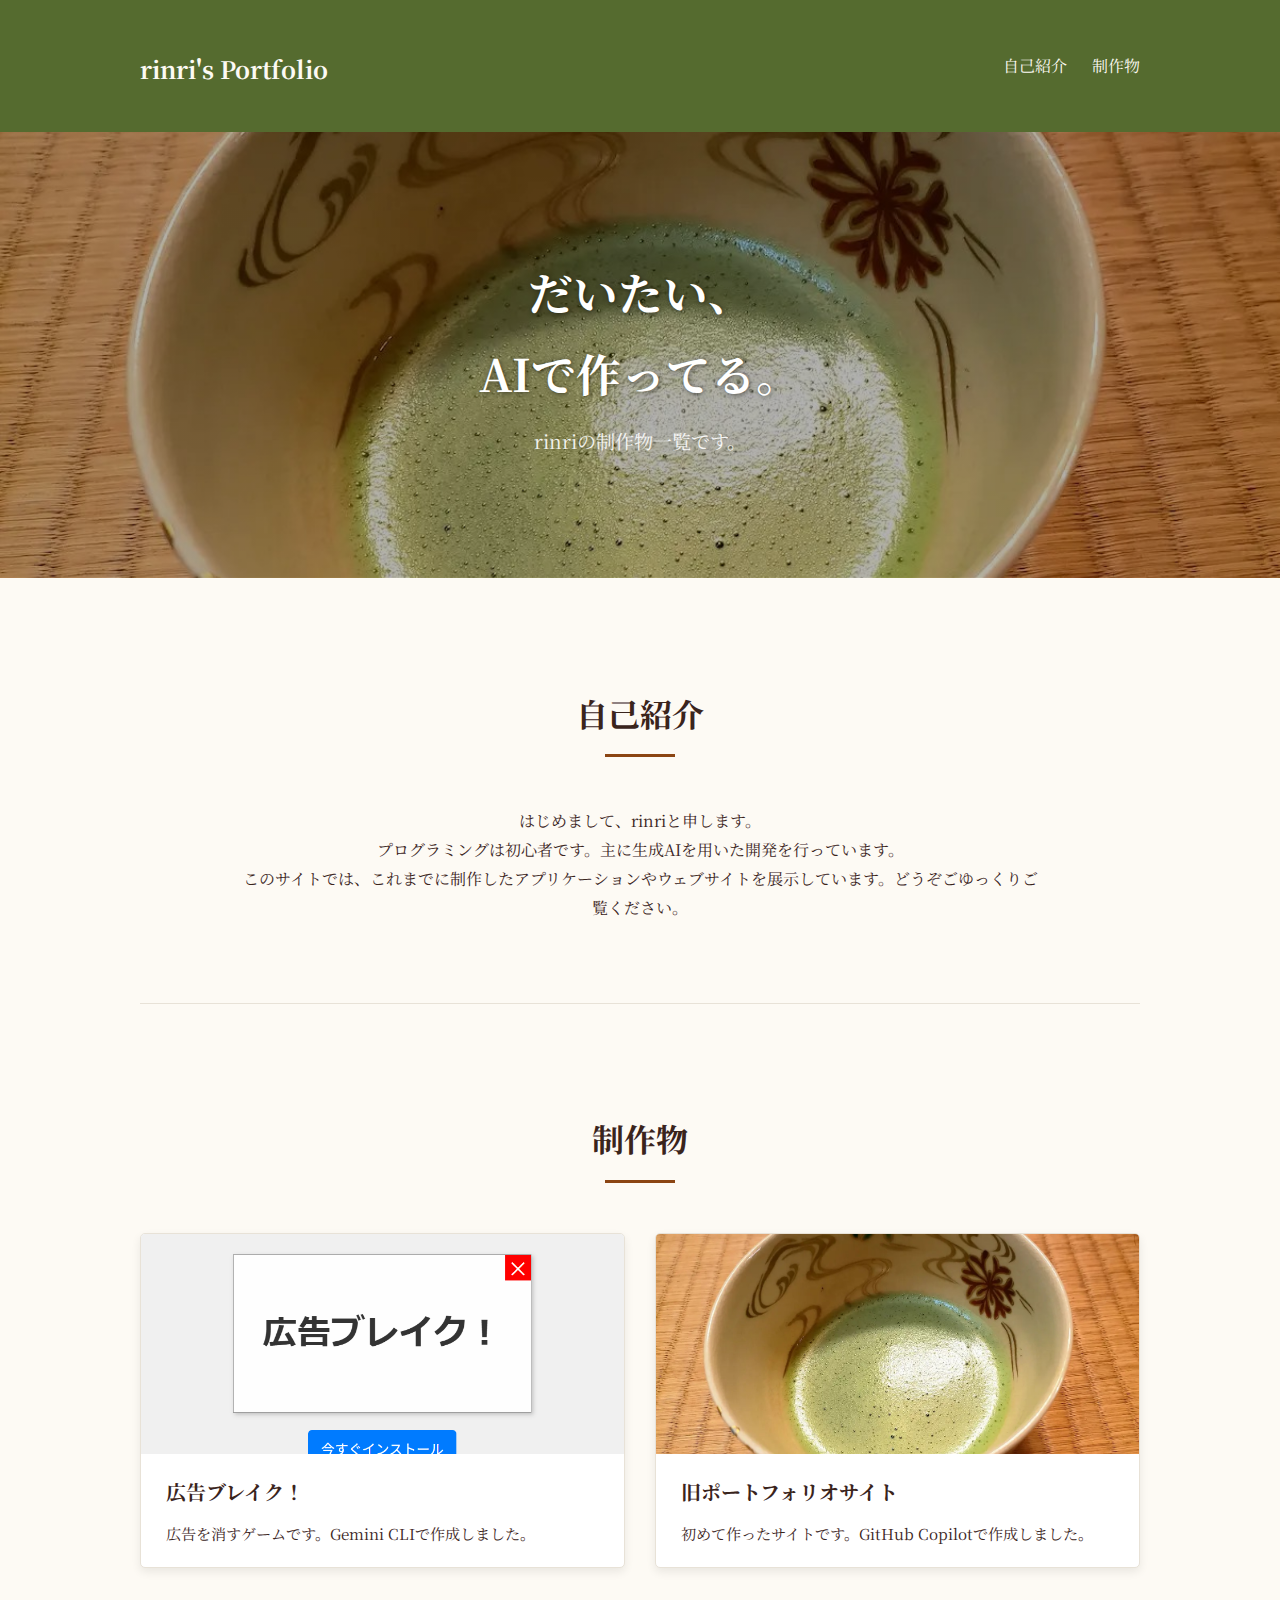
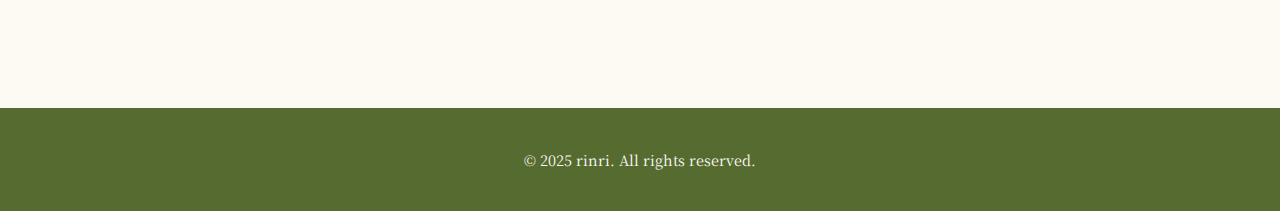
<file: index.html>
<!DOCTYPE html>
<html lang="ja">
<head>
    <meta charset="UTF-8">
    <meta name="viewport" content="width=device-width, initial-scale=1.0">
    <title>rinri's Portfolio - 大正浪漫</title>
    <link rel="stylesheet" href="styles.css">
    <link rel="preconnect" href="https://fonts.googleapis.com">
    <link rel="preconnect" href="https://fonts.gstatic.com" crossorigin>
    <link href="https://fonts.googleapis.com/css2?family=Noto+Serif+JP:wght@400;700&display=swap" rel="stylesheet">
</head>
<body>

    <header class="site-header">
        <div class="container">
            <h1 class="site-title"><a href="index.html">rinri's Portfolio</a></h1>
            <nav class="main-nav">
                <ul>
                    <li><a href="#about">自己紹介</a></li>
                    <li><a href="#works">制作物</a></li>
                </ul>
            </nav>
        </div>
    </header>

    <main>
        <section id="hero">
            <div class="hero-content">
                <h2 class="hero-title">だいたい、<br>AIで作ってる。</h2>
                <p class="hero-subtitle">rinriの制作物一覧です。</p>
            </div>
        </section>

        <div class="container">
            <section id="about" class="content-section">
                <h2 class="section-title">自己紹介</h2>
                <p>
                    はじめまして、rinriと申します。<br>
                    プログラミングは初心者です。主に生成AIを用いた開発を行っています。<br>
                    このサイトでは、これまでに制作したアプリケーションやウェブサイトを展示しています。どうぞごゆっくりご覧ください。
                </p>
            </section>

            <section id="works" class="content-section">
                <h2 class="section-title">制作物</h2>
                <div class="works-grid">
                    <a href="https://rione-822.github.io/3zemiGeminiPractice/" class="work-item">
                        <div class="work-image-wrapper">
                            <img src="koukoku_brake.png" alt="制作物1の画像">
                        </div>
                        <div class="work-info">
                            <h3>広告ブレイク！</h3>
                            <p>広告を消すゲームです。Gemini CLIで作成しました。</p>
                        </div>
                    </a>
                    <a href="portfolio1.html" class="work-item">
                        <div class="work-image-wrapper">
                            <img src="mattya.jpg" alt="制作物2の画像">
                        </div>
                        <div class="work-info">
                            <h3>旧ポートフォリオサイト</h3>
                            <p>初めて作ったサイトです。GitHub Copilotで作成しました。</p>
                        </div>
                    </a>
                    <!-- 新しい制作物はここに追加 -->
                     
                </div>
            </section>
        </div>
    </main>

    <footer class="site-footer">
        <div class="container">
            <p>&copy; 2025 rinri. All rights reserved.</p>
        </div>
    </footer>

</body>
</html>
</file>
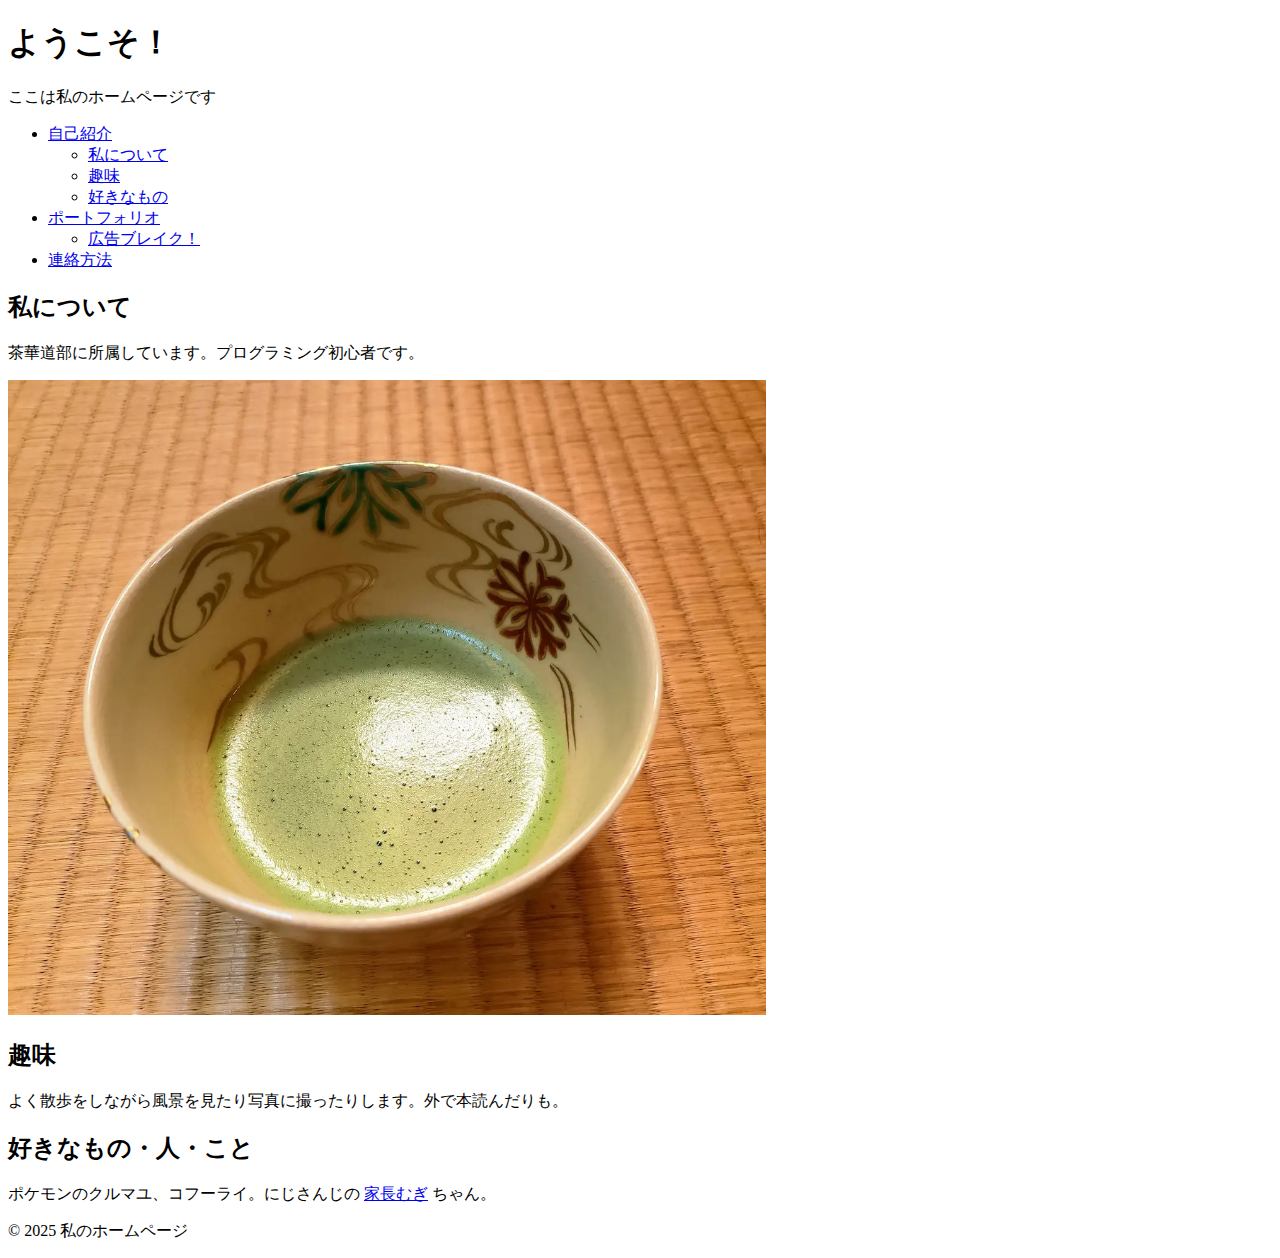
<file: portfolio2.html>
<!DOCTYPE html>
<html lang="ja">
<head>
    <meta charset="UTF-8">
    <meta name="viewport" content="width=device-width, initial-scale=1.0">
    <title>わたしのポートフォリオ</title>
    <link rel="stylesheet" href="style2.css">
</head>
<body>
    <header>
        <h1>ようこそ！</h1>
        <p>ここは私のホームページです</p>
    </header>
    <nav>
        <ul>
            <li class="mainmenu">
                <a href="#">自己紹介</a>
                <ul class="submenu">
                    <li><a href="#about">私について</a></li>
                    <li><a href="#hobby">趣味</a></li>
                    <li><a href="#like">好きなもの</a></li>
                </ul>
            </li>
            
            <li class="mainmenu">
                <a href="#">ポートフォリオ</a>
                <ul class="submenu">
                    <li><a href="https://rione-822.github.io/3zemiGeminiPractice/">広告ブレイク！</a></li>
                </ul>
            </li>
             <li><a href="#">連絡方法</a></li>
            
        </ul>
    </nav>
    <main>
        
        <article>
            <section id="about">
                <h2>私について</h2>
                <p>茶華道部に所属しています。プログラミング初心者です。</p>
                <img src="mattya.jpg" alt="あわあわに点てたお抹茶" width=60% height=50%>
            </section>
            <section id="hobby">
                <h2>趣味</h2>
                <p>よく散歩をしながら風景を見たり写真に撮ったりします。外で本読んだりも。</p>
            </section>
            <section id="like">
                <h2>好きなもの・人・こと</h2>
                <p>ポケモンのクルマユ、コフーライ。にじさんじの
                    <a href="https://www.nijisanji.jp/talents/l/mugi-ienaga" class="link-animation">家長むぎ</a>
                    ちゃん。</p>
            </section>
        </article>        
    </main>
    <footer>
        <p>&copy; 2025 私のホームページ</p>
    </footer>
</body>
</html>
</file>
<file: styles.css>
/* --- 基本設定 --- */
:root {
    --base-bg: #fdfaf4; /* 和紙のような背景色 */
    --main-text: #3a241c; /* 濃い茶色 */
    --accent-color: #8B4513; /* サドルブラウン */
    --header-bg: #556b2f; /* 落ち着いた緑 */
    --header-text: #fdfaf4;
    --card-bg: #ffffff;
    --shadow-color: rgba(0, 0, 0, 0.08);
}

body {
    font-family: 'Noto Serif JP', serif;
    background-color: var(--base-bg);
    color: var(--main-text);
    line-height: 1.8;
    margin: 0;
    font-size: 16px;
}

.container {
    max-width: 1000px;
    margin: 0 auto;
    padding: 0 20px;
}

a {
    color: var(--accent-color);
    text-decoration: none;
    transition: color 0.3s;
}

a:hover {
    color: #c57534;
}

img {
    max-width: 100%;
    height: auto;
}

/* --- ヘッダーとフッター --- */
.site-header, .site-footer {
    background-color: var(--header-bg);
    color: var(--header-text);
    padding: 1rem 0;
}

.site-header .container {
    display: flex;
    justify-content: space-between;
    align-items: center;
}

.site-title a {
    color: var(--header-text);
    font-size: 1.5rem;
    font-weight: 700;
}

.main-nav ul {
    list-style: none;
    margin: 0;
    padding: 0;
    display: flex;
}

.main-nav li {
    margin-left: 25px;
}

.main-nav a {
    color: var(--header-text);
    font-size: 1rem;
}

.site-footer {
    text-align: center;
    padding: 1.5rem 0;
    margin-top: 60px;
    font-size: 0.9rem;
}

/* --- ヒーローセクション --- */
#hero {
    background-image: linear-gradient(rgba(0, 0, 0, 0.3), rgba(0, 0, 0, 0.3)), url('mattya.jpg');
    background-size: cover;
    background-position: center;
    padding: 120px 20px;
    text-align: center;
    color: white;
}

.hero-title {
    font-size: 2.8rem;
    font-weight: 700;
    text-shadow: 1px 1px 5px rgba(0, 0, 0, 0.5);
    margin: 0 0 10px;
}

.hero-subtitle {
    font-size: 1.2rem;
    margin: 0;
    opacity: 0.9;
}

/* --- コンテンツセクション --- */
.content-section {
    padding: 80px 0;
    border-bottom: 1px solid #e8e2d7;
}
.content-section:last-of-type {
    border-bottom: none;
}

.section-title {
    font-size: 2rem;
    text-align: center;
    margin-bottom: 50px;
    position: relative;
    padding-bottom: 15px;
}

/* 飾り罫 */
.section-title::after {
    content: '';
    position: absolute;
    bottom: 0;
    left: 50%;
    transform: translateX(-50%);
    width: 70px;
    height: 3px;
    background-color: var(--accent-color);
}

#about p {
    max-width: 800px;
    margin: 0 auto;
    text-align: center;
}

/* --- 制作物一覧 --- */
.works-grid {
    display: grid;
    grid-template-columns: repeat(auto-fit, minmax(300px, 1fr));
    gap: 30px;
}

.work-item {
    background: var(--card-bg);
    border: 1px solid #e8e2d7;
    border-radius: 5px;
    overflow: hidden;
    box-shadow: 0 4px 10px var(--shadow-color);
    transition: transform 0.3s, box-shadow 0.3s;
    display: block;
    color: var(--main-text);
}

.work-item:hover {
    transform: translateY(-5px);
    box-shadow: 0 8px 20px var(--shadow-color);
}

.work-image-wrapper {
    width: 100%;
    height: 220px;
    overflow: hidden;
}

.work-image-wrapper img {
    width: 100%;
    height: 100%;
    object-fit: cover;
    transition: transform 0.4s;
}

.work-item:hover .work-image-wrapper img {
    transform: scale(1.05);
}

.work-info {
    padding: 20px 25px;
}

.work-info h3 {
    margin: 0 0 10px;
    font-size: 1.25rem;
}

.work-info p {
    margin: 0;
    font-size: 0.95rem;
}
</file>
<file: style2.css>

</file>
